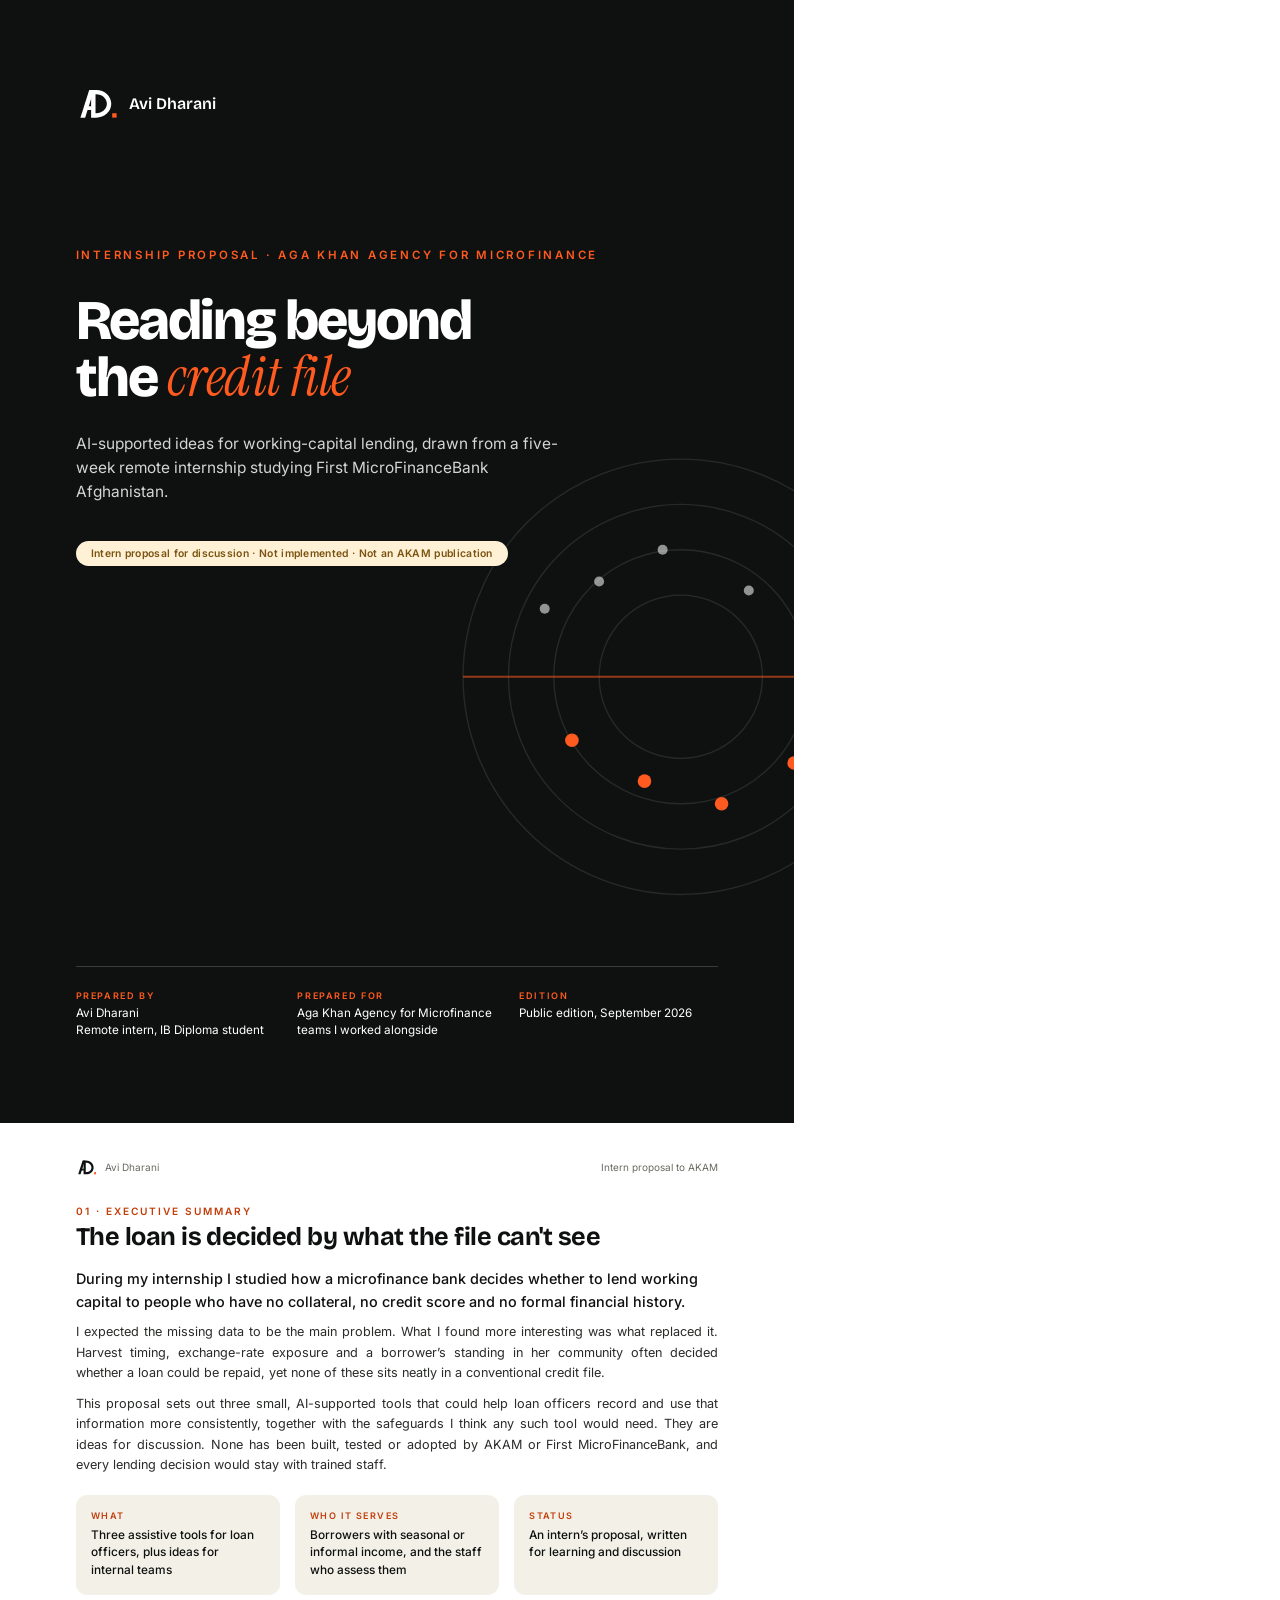
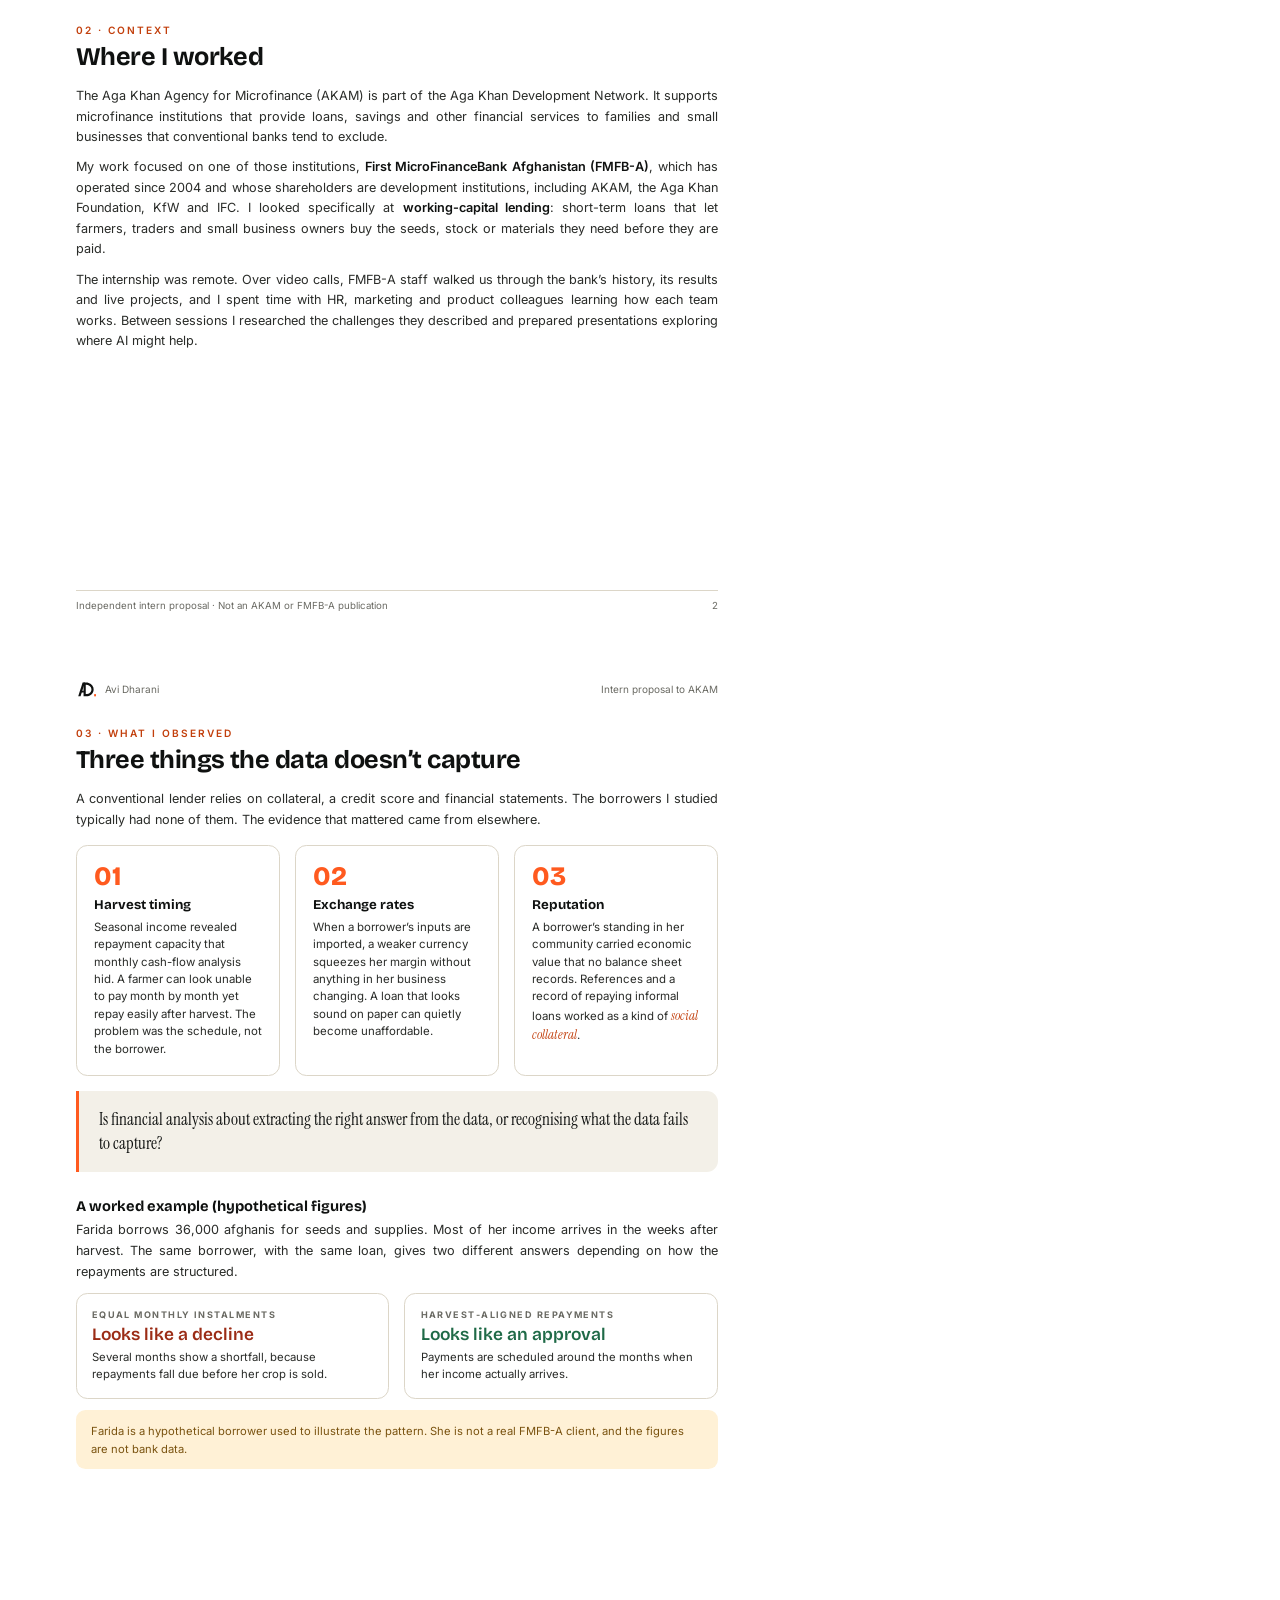
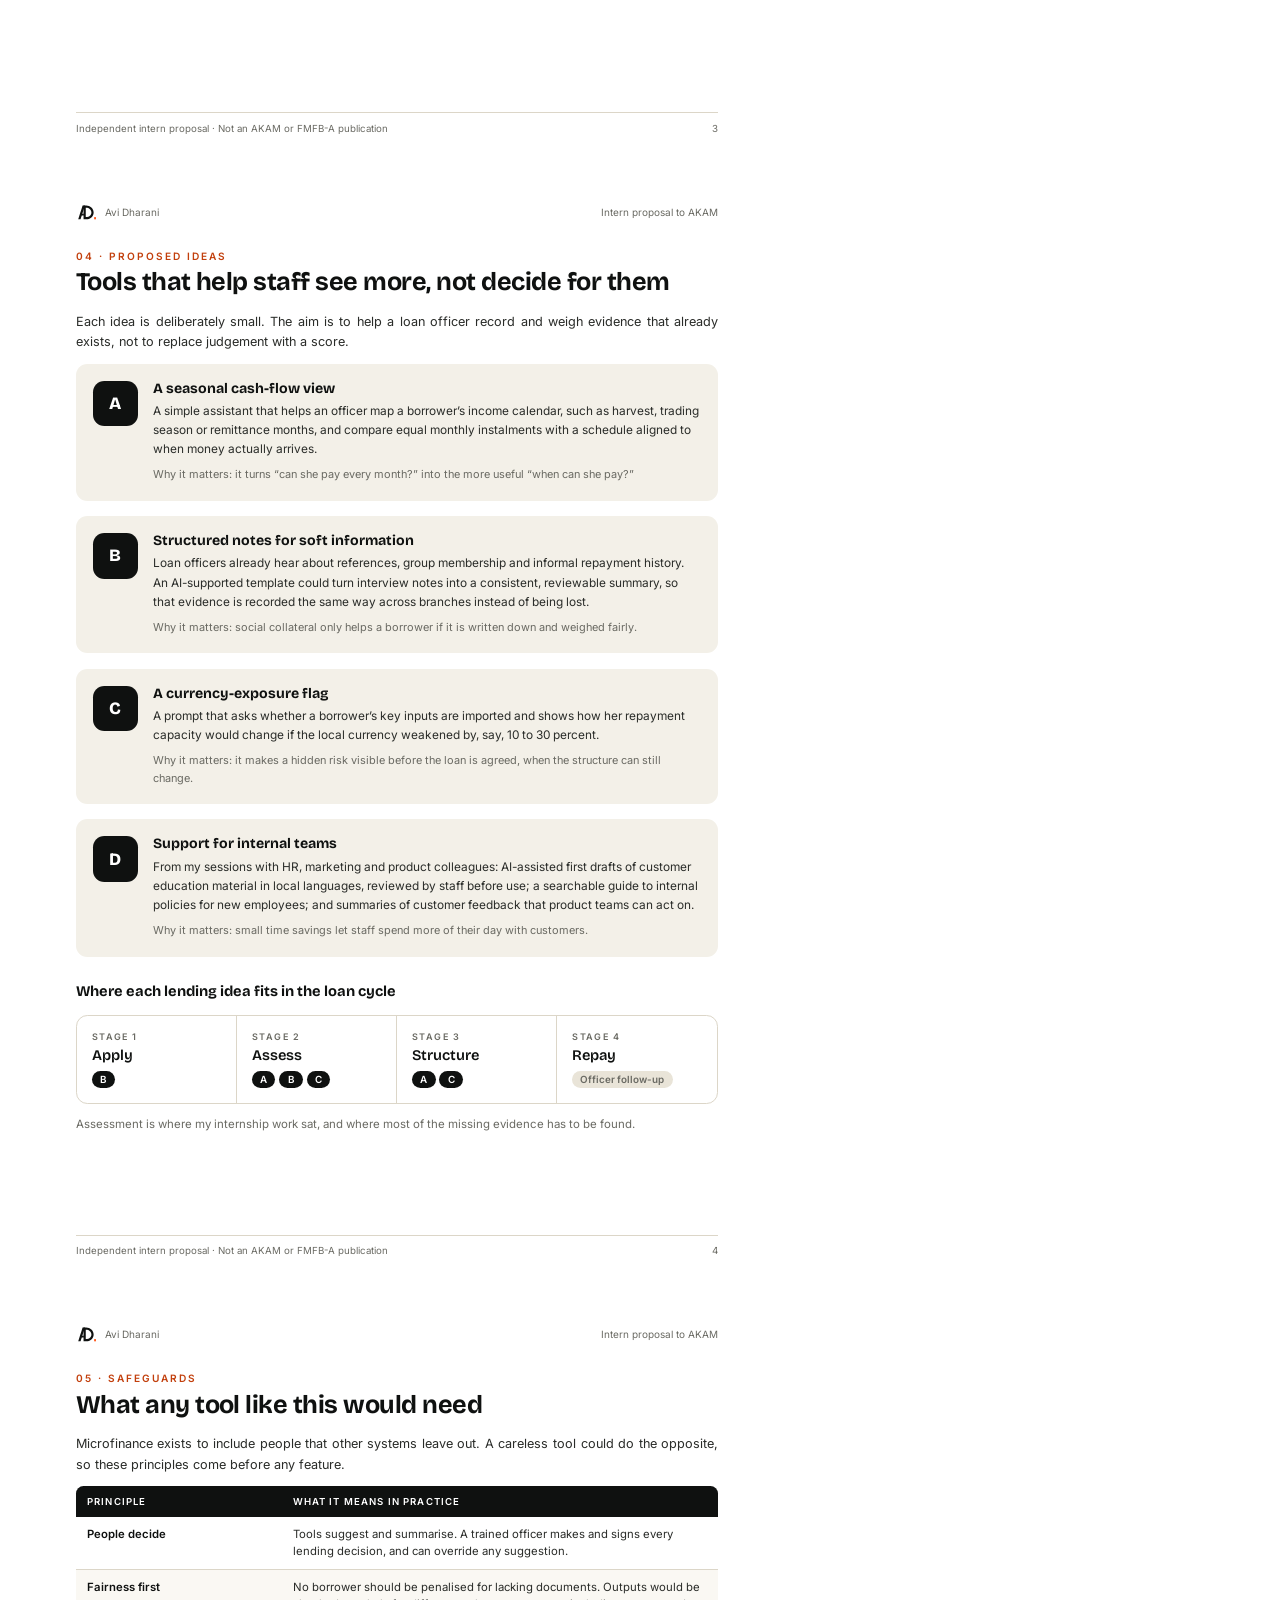
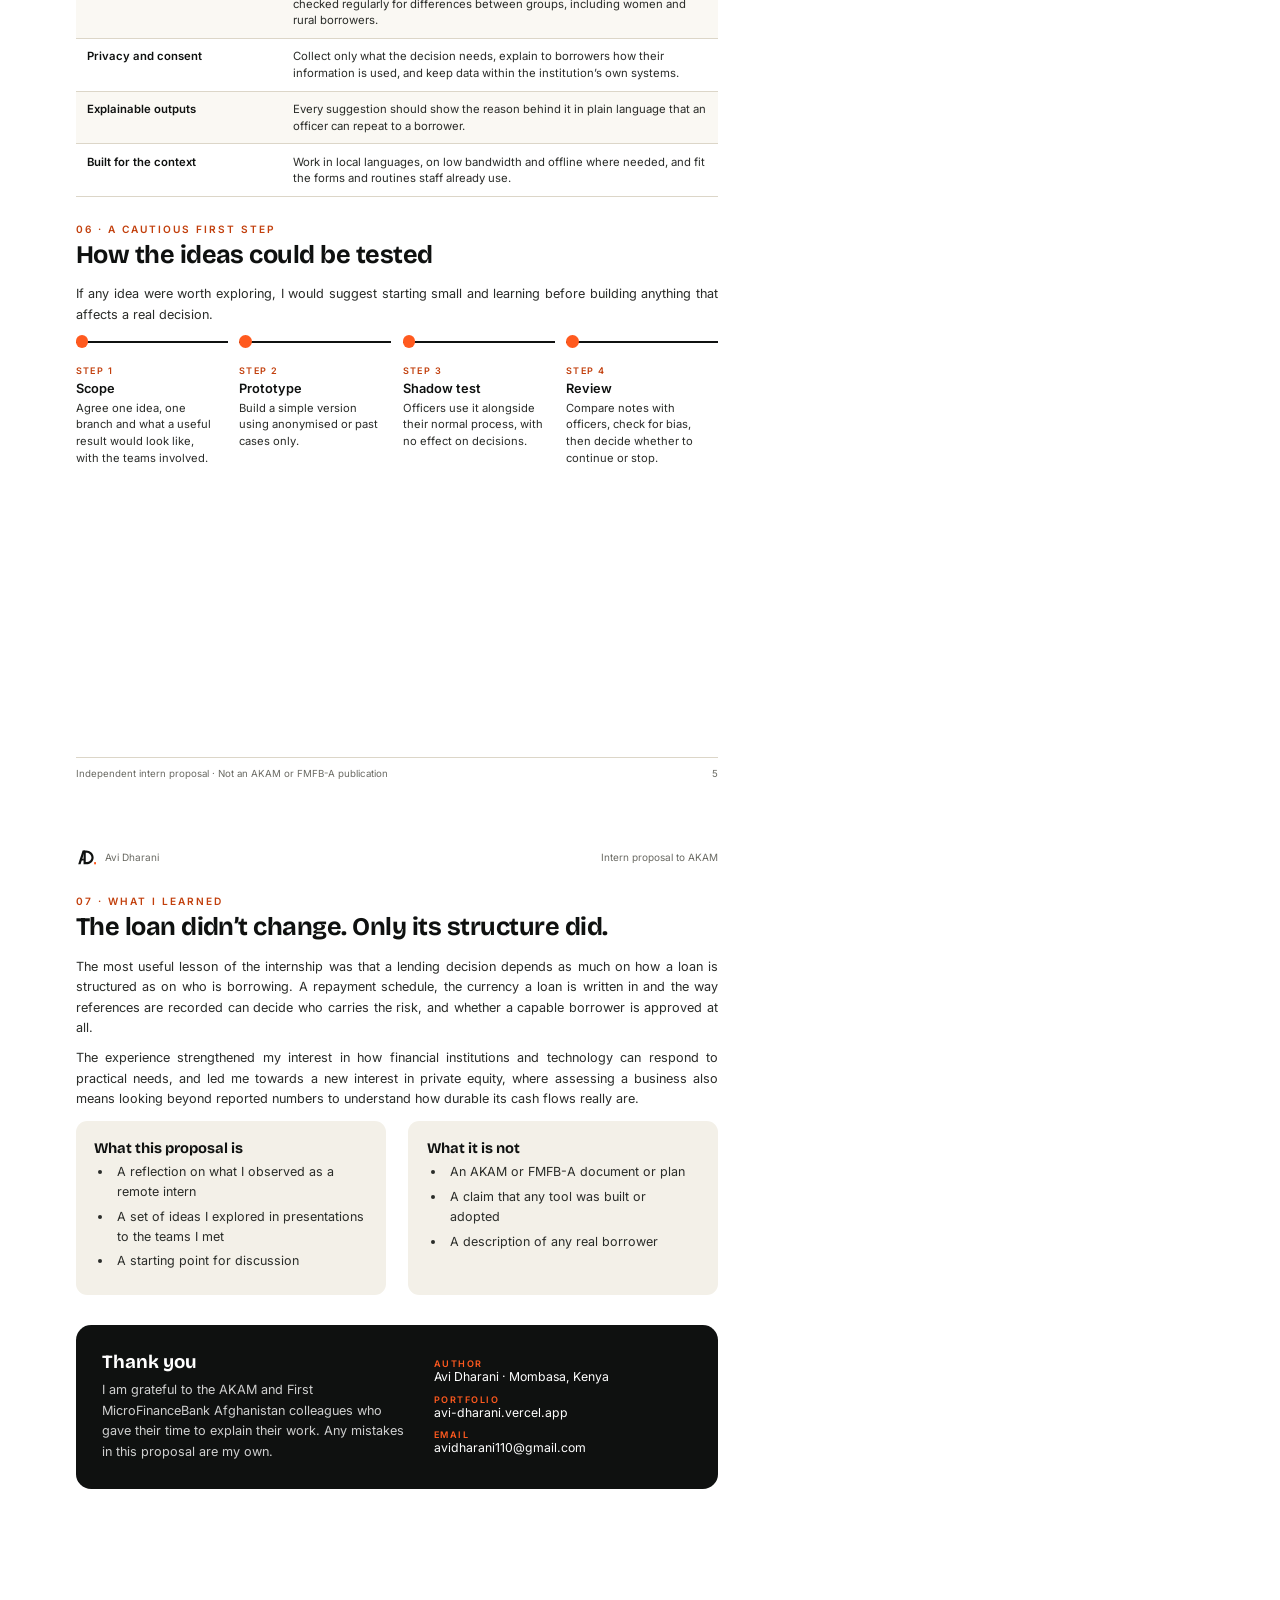
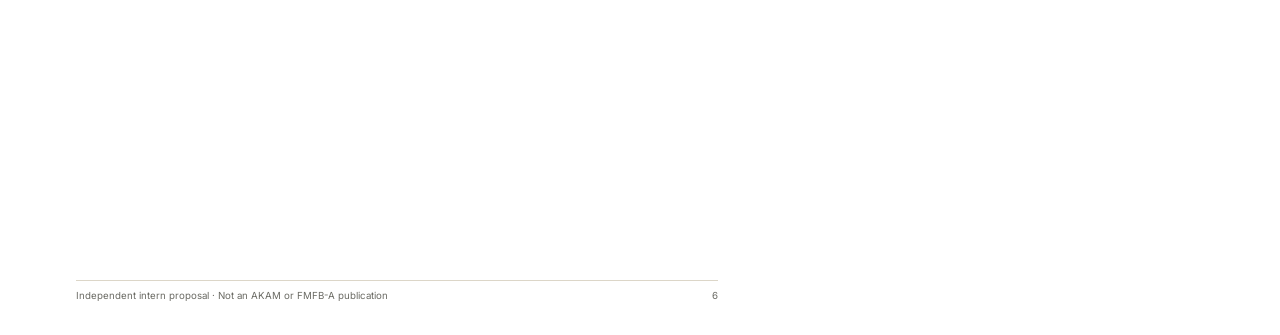
<file: docs-src/akam-proposal/proposal.html>
<!doctype html>
<html lang="en-GB">
<head>
<meta charset="utf-8" />
<title>Reading Beyond the Credit File: An Intern Proposal to AKAM | Avi Dharani</title>
<meta name="author" content="Avi Dharani" />
<link rel="preconnect" href="https://fonts.googleapis.com" />
<link rel="preconnect" href="https://fonts.gstatic.com" crossorigin />
<link href="https://fonts.googleapis.com/css2?family=Bricolage+Grotesque:opsz,wght@12..96,400..800&family=Inter:wght@400;500;600&family=Instrument+Serif:ital@0;1&display=swap" rel="stylesheet" />
<style>
  :root {
    --ink: #0f1110;
    --ink2: #2a2c29;
    --paper: #f3f0e8;
    --paper2: #e9e4d8;
    --ember: #ff5a1f;
    --ember-ink: #c23f0c;
    --muted: #6a6a63;
    --line: #dcd6c8;
    --amber: #fff1d6;
    --amber-ink: #7a5310;
  }
  @page { size: A4; margin: 0; }
  * { box-sizing: border-box; margin: 0; padding: 0; }
  html, body { font-family: Inter, Arial, sans-serif; color: var(--ink2); -webkit-print-color-adjust: exact; print-color-adjust: exact; }

  .page { position: relative; width: 210mm; height: 297mm; padding: 22mm 20mm 22mm; overflow: hidden; background: #fff; page-break-after: always; break-after: page; }
  .page:last-child { page-break-after: auto; break-after: auto; }

  .run-head { position: absolute; top: 9mm; left: 20mm; right: 20mm; display: flex; justify-content: space-between; align-items: center; font-size: 7.5pt; color: var(--muted); }
  .run-head span { display: flex; align-items: center; gap: 2.2mm; }
  .run-head svg { height: 5.5mm; width: 5.5mm; }
  .run-foot { position: absolute; bottom: 9mm; left: 20mm; right: 20mm; display: flex; justify-content: space-between; padding-top: 2.5mm; border-top: 0.3mm solid var(--line); font-size: 7.3pt; color: var(--muted); }

  h1, h2, h3 { font-family: 'Bricolage Grotesque', Inter, sans-serif; color: var(--ink); line-height: 1.12; }
  h2 { font-size: 19pt; font-weight: 700; letter-spacing: -0.02em; margin-bottom: 4mm; }
  h2 .no { display: block; font-family: Inter, sans-serif; font-size: 7.6pt; font-weight: 600; letter-spacing: 0.2em; text-transform: uppercase; color: var(--ember-ink); margin-bottom: 1.6mm; }
  h3 { font-size: 11pt; font-weight: 700; margin: 5mm 0 1.5mm; }
  p { font-size: 9.5pt; line-height: 1.62; text-align: justify; margin-bottom: 2.6mm; }
  .lead { font-size: 10.8pt; line-height: 1.6; color: var(--ink); font-weight: 500; text-align: left; }
  ul { margin: 0 0 3mm 5mm; }
  li { font-size: 9.4pt; line-height: 1.58; margin-bottom: 1.3mm; padding-left: 1mm; }
  strong { font-weight: 600; color: var(--ink); }
  em.s { font-family: 'Instrument Serif', serif; font-style: italic; font-size: 1.12em; color: var(--ember-ink); }
  .section { margin-bottom: 7mm; }

  /* Cover */
  .cover { background: var(--ink); color: #fff; padding: 0; }
  .cover-inner { position: absolute; inset: 0; padding: 22mm 20mm; display: flex; flex-direction: column; }
  .cover-brand { display: flex; align-items: center; gap: 3.2mm; font-family: 'Bricolage Grotesque', sans-serif; font-size: 12pt; font-weight: 600; }
  .cover-brand svg { height: 11mm; width: 11mm; }
  .cover-kicker { margin-top: 32mm; font-size: 8.6pt; font-weight: 600; letter-spacing: 0.24em; text-transform: uppercase; color: var(--ember); }
  .cover h1 { margin-top: 5mm; font-size: 42pt; font-weight: 800; line-height: 1; letter-spacing: -0.035em; color: #fff; max-width: 125mm; }
  .cover h1 em { font-family: 'Instrument Serif', serif; font-weight: 400; font-style: italic; letter-spacing: -0.01em; color: var(--ember); }
  .cover-sub { margin-top: 7mm; max-width: 128mm; font-size: 11.6pt; line-height: 1.55; color: rgba(255,255,255,0.82); text-align: left; }
  .cover-art { position: absolute; right: -30mm; bottom: 58mm; width: 120mm; height: 120mm; }
  .cover-meta { margin-top: auto; display: grid; grid-template-columns: 1fr 1fr 1fr; gap: 6mm; padding-top: 6mm; border-top: 0.3mm solid rgba(255,255,255,0.18); position: relative; z-index: 1; }
  .cover-meta dt { font-size: 6.8pt; font-weight: 600; letter-spacing: 0.18em; text-transform: uppercase; color: var(--ember); }
  .cover-meta dd { margin-top: 1.2mm; font-size: 8.8pt; line-height: 1.45; color: #fff; }
  .cover-status { display: inline-block; margin-top: 7mm; padding: 1.6mm 4mm; border-radius: 10mm; background: var(--amber); color: var(--amber-ink); font-size: 7.8pt; font-weight: 600; letter-spacing: 0.03em; position: relative; z-index: 1; align-self: flex-start; }

  /* Components */
  .glance { display: grid; grid-template-columns: repeat(3, 1fr); gap: 4mm; margin: 5mm 0 8mm; }
  .glance div { padding: 4mm; border-radius: 3mm; background: var(--paper); }
  .glance b { display: block; font-size: 6.8pt; font-weight: 600; letter-spacing: 0.16em; text-transform: uppercase; color: var(--ember-ink); margin-bottom: 1.5mm; }
  .glance span { display: block; font-size: 8.9pt; line-height: 1.5; color: var(--ink); font-weight: 500; }

  .callout { margin: 4mm 0 5mm; padding: 4.5mm 5.5mm; border-left: 1mm solid var(--ember); border-radius: 0 3mm 3mm 0; background: var(--paper); }
  .callout p { margin: 0; color: var(--ink); text-align: left; font-family: 'Instrument Serif', serif; font-size: 13pt; line-height: 1.35; }
  .note { margin-top: 3mm; padding: 3mm 4mm; border-radius: 2.5mm; background: var(--amber); }
  .note p { margin: 0; font-size: 8.4pt; color: var(--amber-ink); text-align: left; }

  .trio { display: grid; grid-template-columns: repeat(3, 1fr); gap: 4mm; margin-top: 4mm; }
  .trio div { padding: 4.5mm; border-radius: 3mm; border: 0.3mm solid var(--line); }
  .trio i { display: block; font-style: normal; font-family: 'Bricolage Grotesque', sans-serif; font-size: 20pt; font-weight: 800; color: var(--ember); line-height: 1; }
  .trio b { display: block; margin-top: 2mm; font-size: 10pt; color: var(--ink); font-family: 'Bricolage Grotesque', sans-serif; }
  .trio span { display: block; margin-top: 1.4mm; font-size: 8.6pt; line-height: 1.52; color: var(--ink2); }

  .ideas { display: grid; gap: 4mm; margin-top: 3mm; }
  .idea { display: grid; grid-template-columns: 12mm 1fr; gap: 4mm; padding: 4.5mm; border-radius: 3mm; background: var(--paper); }
  .idea .k { display: grid; place-items: center; width: 12mm; height: 12mm; border-radius: 3mm; background: var(--ink); color: #fff; font-family: 'Bricolage Grotesque', sans-serif; font-weight: 800; font-size: 13pt; }
  .idea h3 { margin: 0 0 1.4mm; font-size: 10.6pt; }
  .idea p { margin: 0; font-size: 8.9pt; text-align: left; }
  .idea .how { margin-top: 1.8mm; font-size: 8.2pt; color: var(--muted); }

  table { width: 100%; border-collapse: collapse; margin-top: 3mm; }
  th { text-align: left; font-size: 7.2pt; font-weight: 600; letter-spacing: 0.12em; text-transform: uppercase; color: #fff; background: var(--ink); padding: 2.6mm 3mm; }
  th:first-child { border-radius: 2mm 0 0 0; }
  th:last-child { border-radius: 0 2mm 0 0; }
  td { vertical-align: top; font-size: 8.5pt; line-height: 1.48; padding: 2.4mm 3mm; border-bottom: 0.3mm solid var(--line); }
  td:first-child { width: 32%; color: var(--ink); font-weight: 600; }
  tr:nth-child(even) td { background: #faf8f3; }

  .example { display: grid; grid-template-columns: 1fr 1fr; gap: 4mm; margin-top: 3mm; }
  .example div { padding: 4mm; border-radius: 3mm; border: 0.3mm solid var(--line); }
  .example b { display: block; font-size: 6.8pt; letter-spacing: 0.16em; text-transform: uppercase; color: var(--muted); }
  .example strong { display: block; margin-top: 1mm; font-family: 'Bricolage Grotesque', sans-serif; font-size: 13pt; }
  .example .bad strong { color: #9b2c16; }
  .example .good strong { color: #1f6a47; }
  .example span { display: block; margin-top: 1mm; font-size: 8.5pt; line-height: 1.5; }

  .timeline { display: grid; grid-template-columns: repeat(4, 1fr); gap: 3mm; margin-top: 4mm; }
  .timeline div { position: relative; padding: 6mm 3mm 0 0; border-top: 0.6mm solid var(--ink); }
  .timeline div::before { content: ''; position: absolute; top: -2mm; left: 0; width: 3.4mm; height: 3.4mm; border-radius: 50%; background: var(--ember); }
  .timeline b { display: block; font-size: 6.8pt; font-weight: 600; letter-spacing: 0.16em; text-transform: uppercase; color: var(--ember-ink); }
  .timeline strong { display: block; margin-top: 1.2mm; font-size: 9.6pt; }
  .timeline span { display: block; margin-top: 1mm; font-size: 8.4pt; line-height: 1.5; }

  .two { display: grid; grid-template-columns: 1fr 1fr; gap: 6mm; margin-top: 3mm; }
  .panel { padding: 5mm; border-radius: 3mm; background: var(--paper); }
  .panel h3 { margin-top: 0; }
  .panel ul { margin-bottom: 0; }

  .cycle { display: grid; grid-template-columns: repeat(4, 1fr); gap: 0; margin-top: 4mm; border: 0.3mm solid var(--line); border-radius: 3mm; overflow: hidden; }
  .cycle div { padding: 4mm; border-right: 0.3mm solid var(--line); }
  .cycle div:last-child { border-right: 0; }
  .cycle b { display: block; font-size: 6.8pt; font-weight: 600; letter-spacing: 0.16em; text-transform: uppercase; color: var(--muted); }
  .cycle strong { display: block; margin-top: 1mm; font-family: 'Bricolage Grotesque', sans-serif; font-size: 11pt; }
  .cycle span { display: inline-block; margin: 2mm 1mm 0 0; padding: 0.6mm 2.2mm; border-radius: 5mm; background: var(--ink); color: #fff; font-size: 7.4pt; font-weight: 600; }
  .cycle span.o { background: var(--paper2); color: var(--muted); }
  .contact { margin-top: 8mm; padding: 7mm; border-radius: 4mm; background: var(--ink); color: #fff; display: grid; grid-template-columns: 1.2fr 1fr; gap: 6mm; align-items: center; }
  .contact h3 { color: #fff; font-size: 14pt; margin: 0 0 2mm; }
  .contact p { color: rgba(255,255,255,0.8); margin: 0; text-align: left; }
  .contact dl { display: grid; gap: 2.5mm; }
  .contact dt { font-size: 6.8pt; font-weight: 600; letter-spacing: 0.16em; text-transform: uppercase; color: var(--ember); }
  .contact dd { font-size: 9.2pt; color: #fff; }
</style>
</head>
<body>

<!-- Logo mark, reused in headers -->
<svg width="0" height="0" style="position:absolute" aria-hidden="true">
  <symbol id="mark" viewBox="0 0 66 64">
    <path fill="currentColor" d="M21 10H28.5L14.5 54H7Z"/><path fill="currentColor" d="M17 36H25V42H17Z"/>
    <path fill="currentColor" fill-rule="evenodd" d="M24 10H32C45.3 10 56 19.8 56 32S45.3 54 32 54H24ZM31 17V47H32C41.4 47 49 40.3 49 32S41.4 17 32 17Z"/>
    <rect x="57.5" y="47" width="7" height="7" fill="#ff5a1f"/>
  </symbol>
</svg>

<!-- 1 · Cover -->
<section class="page cover">
  <svg class="cover-art" viewBox="0 0 200 200" aria-hidden="true">
    <g fill="none" stroke="rgba(255,255,255,0.10)" stroke-width="0.6">
      <circle cx="100" cy="100" r="96"/><circle cx="100" cy="100" r="76"/><circle cx="100" cy="100" r="56"/><circle cx="100" cy="100" r="36"/>
    </g>
    <path d="M4 100 H196" stroke="rgba(255,90,31,0.55)" stroke-width="0.8"/>
    <g fill="rgba(255,255,255,0.55)"><circle cx="40" cy="70" r="2.2"/><circle cx="64" cy="58" r="2.2"/><circle cx="92" cy="44" r="2.2"/><circle cx="130" cy="62" r="2.2"/></g>
    <g fill="#ff5a1f"><circle cx="52" cy="128" r="3"/><circle cx="84" cy="146" r="3"/><circle cx="118" cy="156" r="3"/><circle cx="150" cy="138" r="3"/><circle cx="170" cy="118" r="3"/></g>
  </svg>
  <div class="cover-inner">
    <div class="cover-brand"><svg style="color:#fff"><use href="#mark"/></svg> Avi Dharani</div>
    <p class="cover-kicker">Internship proposal · Aga Khan Agency for Microfinance</p>
    <h1>Reading beyond the <em>credit file</em></h1>
    <p class="cover-sub">AI-supported ideas for working-capital lending, drawn from a five-week remote internship studying First MicroFinanceBank Afghanistan.</p>
    <span class="cover-status">Intern proposal for discussion · Not implemented · Not an AKAM publication</span>
    <dl class="cover-meta">
      <div><dt>Prepared by</dt><dd>Avi Dharani<br/>Remote intern, IB Diploma student</dd></div>
      <div><dt>Prepared for</dt><dd>Aga Khan Agency for Microfinance teams I worked alongside</dd></div>
      <div><dt>Edition</dt><dd>Public edition, September 2026</dd></div>
    </dl>
  </div>
</section>

<!-- 2 · Summary and context -->
<section class="page">
  <div class="run-head"><span><svg style="color:#0f1110"><use href="#mark"/></svg> Avi Dharani</span><span>Intern proposal to AKAM</span></div>

  <div class="section">
    <h2><span class="no">01 · Executive summary</span>The loan is decided by what the file can't see</h2>
    <p class="lead">During my internship I studied how a microfinance bank decides whether to lend working capital to people who have no collateral, no credit score and no formal financial history.</p>
    <p>I expected the missing data to be the main problem. What I found more interesting was what replaced it. Harvest timing, exchange-rate exposure and a borrower’s standing in her community often decided whether a loan could be repaid, yet none of these sits neatly in a conventional credit file.</p>
    <p>This proposal sets out three small, AI-supported tools that could help loan officers record and use that information more consistently, together with the safeguards I think any such tool would need. They are ideas for discussion. None has been built, tested or adopted by AKAM or First MicroFinanceBank, and every lending decision would stay with trained staff.</p>
    <div class="glance">
      <div><b>What</b><span>Three assistive tools for loan officers, plus ideas for internal teams</span></div>
      <div><b>Who it serves</b><span>Borrowers with seasonal or informal income, and the staff who assess them</span></div>
      <div><b>Status</b><span>An intern’s proposal, written for learning and discussion</span></div>
    </div>
  </div>

  <div class="section">
    <h2><span class="no">02 · Context</span>Where I worked</h2>
    <p>The Aga Khan Agency for Microfinance (AKAM) is part of the Aga Khan Development Network. It supports microfinance institutions that provide loans, savings and other financial services to families and small businesses that conventional banks tend to exclude.</p>
    <p>My work focused on one of those institutions, <strong>First MicroFinanceBank Afghanistan (FMFB-A)</strong>, which has operated since 2004 and whose shareholders are development institutions, including AKAM, the Aga Khan Foundation, KfW and IFC. I looked specifically at <strong>working-capital lending</strong>: short-term loans that let farmers, traders and small business owners buy the seeds, stock or materials they need before they are paid.</p>
    <p>The internship was remote. Over video calls, FMFB-A staff walked us through the bank’s history, its results and live projects, and I spent time with HR, marketing and product colleagues learning how each team works. Between sessions I researched the challenges they described and prepared presentations exploring where AI might help.</p>
  </div>

  <div class="run-foot"><span>Independent intern proposal · Not an AKAM or FMFB-A publication</span><span>2</span></div>
</section>

<!-- 3 · Findings -->
<section class="page">
  <div class="run-head"><span><svg style="color:#0f1110"><use href="#mark"/></svg> Avi Dharani</span><span>Intern proposal to AKAM</span></div>

  <div class="section">
    <h2><span class="no">03 · What I observed</span>Three things the data doesn’t capture</h2>
    <p>A conventional lender relies on collateral, a credit score and financial statements. The borrowers I studied typically had none of them. The evidence that mattered came from elsewhere.</p>
    <div class="trio">
      <div><i>01</i><b>Harvest timing</b><span>Seasonal income revealed repayment capacity that monthly cash-flow analysis hid. A farmer can look unable to pay month by month yet repay easily after harvest. The problem was the schedule, not the borrower.</span></div>
      <div><i>02</i><b>Exchange rates</b><span>When a borrower’s inputs are imported, a weaker currency squeezes her margin without anything in her business changing. A loan that looks sound on paper can quietly become unaffordable.</span></div>
      <div><i>03</i><b>Reputation</b><span>A borrower’s standing in her community carried economic value that no balance sheet records. References and a record of repaying informal loans worked as a kind of <em class="s">social collateral</em>.</span></div>
    </div>
    <div class="callout"><p>Is financial analysis about extracting the right answer from the data, or recognising what the data fails to capture?</p></div>
  </div>

  <div class="section">
    <h3>A worked example (hypothetical figures)</h3>
    <p>Farida borrows 36,000 afghanis for seeds and supplies. Most of her income arrives in the weeks after harvest. The same borrower, with the same loan, gives two different answers depending on how the repayments are structured.</p>
    <div class="example">
      <div class="bad"><b>Equal monthly instalments</b><strong>Looks like a decline</strong><span>Several months show a shortfall, because repayments fall due before her crop is sold.</span></div>
      <div class="good"><b>Harvest-aligned repayments</b><strong>Looks like an approval</strong><span>Payments are scheduled around the months when her income actually arrives.</span></div>
    </div>
    <div class="note"><p>Farida is a hypothetical borrower used to illustrate the pattern. She is not a real FMFB-A client, and the figures are not bank data.</p></div>
  </div>

  <div class="run-foot"><span>Independent intern proposal · Not an AKAM or FMFB-A publication</span><span>3</span></div>
</section>

<!-- 4 · Ideas -->
<section class="page">
  <div class="run-head"><span><svg style="color:#0f1110"><use href="#mark"/></svg> Avi Dharani</span><span>Intern proposal to AKAM</span></div>

  <div class="section">
    <h2><span class="no">04 · Proposed ideas</span>Tools that help staff see more, not decide for them</h2>
    <p>Each idea is deliberately small. The aim is to help a loan officer record and weigh evidence that already exists, not to replace judgement with a score.</p>
    <div class="ideas">
      <div class="idea"><span class="k">A</span><div><h3>A seasonal cash-flow view</h3><p>A simple assistant that helps an officer map a borrower’s income calendar, such as harvest, trading season or remittance months, and compare equal monthly instalments with a schedule aligned to when money actually arrives.</p><p class="how">Why it matters: it turns “can she pay every month?” into the more useful “when can she pay?”</p></div></div>
      <div class="idea"><span class="k">B</span><div><h3>Structured notes for soft information</h3><p>Loan officers already hear about references, group membership and informal repayment history. An AI-supported template could turn interview notes into a consistent, reviewable summary, so that evidence is recorded the same way across branches instead of being lost.</p><p class="how">Why it matters: social collateral only helps a borrower if it is written down and weighed fairly.</p></div></div>
      <div class="idea"><span class="k">C</span><div><h3>A currency-exposure flag</h3><p>A prompt that asks whether a borrower’s key inputs are imported and shows how her repayment capacity would change if the local currency weakened by, say, 10 to 30 percent.</p><p class="how">Why it matters: it makes a hidden risk visible before the loan is agreed, when the structure can still change.</p></div></div>
      <div class="idea"><span class="k">D</span><div><h3>Support for internal teams</h3><p>From my sessions with HR, marketing and product colleagues: AI-assisted first drafts of customer education material in local languages, reviewed by staff before use; a searchable guide to internal policies for new employees; and summaries of customer feedback that product teams can act on.</p><p class="how">Why it matters: small time savings let staff spend more of their day with customers.</p></div></div>
    </div>
  </div>

  <div class="section">
    <h3>Where each lending idea fits in the loan cycle</h3>
    <div class="cycle">
      <div><b>Stage 1</b><strong>Apply</strong><span>B</span></div>
      <div><b>Stage 2</b><strong>Assess</strong><span>A</span><span>B</span><span>C</span></div>
      <div><b>Stage 3</b><strong>Structure</strong><span>A</span><span>C</span></div>
      <div><b>Stage 4</b><strong>Repay</strong><span class="o">Officer follow-up</span></div>
    </div>
    <p style="margin-top:3mm;font-size:8.6pt;color:var(--muted)">Assessment is where my internship work sat, and where most of the missing evidence has to be found.</p>
  </div>

  <div class="run-foot"><span>Independent intern proposal · Not an AKAM or FMFB-A publication</span><span>4</span></div>
</section>

<!-- 5 · Safeguards and pilot -->
<section class="page">
  <div class="run-head"><span><svg style="color:#0f1110"><use href="#mark"/></svg> Avi Dharani</span><span>Intern proposal to AKAM</span></div>

  <div class="section">
    <h2><span class="no">05 · Safeguards</span>What any tool like this would need</h2>
    <p>Microfinance exists to include people that other systems leave out. A careless tool could do the opposite, so these principles come before any feature.</p>
    <table>
      <thead><tr><th>Principle</th><th>What it means in practice</th></tr></thead>
      <tbody>
        <tr><td>People decide</td><td>Tools suggest and summarise. A trained officer makes and signs every lending decision, and can override any suggestion.</td></tr>
        <tr><td>Fairness first</td><td>No borrower should be penalised for lacking documents. Outputs would be checked regularly for differences between groups, including women and rural borrowers.</td></tr>
        <tr><td>Privacy and consent</td><td>Collect only what the decision needs, explain to borrowers how their information is used, and keep data within the institution’s own systems.</td></tr>
        <tr><td>Explainable outputs</td><td>Every suggestion should show the reason behind it in plain language that an officer can repeat to a borrower.</td></tr>
        <tr><td>Built for the context</td><td>Work in local languages, on low bandwidth and offline where needed, and fit the forms and routines staff already use.</td></tr>
      </tbody>
    </table>
  </div>

  <div class="section">
    <h2><span class="no">06 · A cautious first step</span>How the ideas could be tested</h2>
    <p>If any idea were worth exploring, I would suggest starting small and learning before building anything that affects a real decision.</p>
    <div class="timeline">
      <div><b>Step 1</b><strong>Scope</strong><span>Agree one idea, one branch and what a useful result would look like, with the teams involved.</span></div>
      <div><b>Step 2</b><strong>Prototype</strong><span>Build a simple version using anonymised or past cases only.</span></div>
      <div><b>Step 3</b><strong>Shadow test</strong><span>Officers use it alongside their normal process, with no effect on decisions.</span></div>
      <div><b>Step 4</b><strong>Review</strong><span>Compare notes with officers, check for bias, then decide whether to continue or stop.</span></div>
    </div>
  </div>

  <div class="run-foot"><span>Independent intern proposal · Not an AKAM or FMFB-A publication</span><span>5</span></div>
</section>

<!-- 6 · Reflection and author -->
<section class="page">
  <div class="run-head"><span><svg style="color:#0f1110"><use href="#mark"/></svg> Avi Dharani</span><span>Intern proposal to AKAM</span></div>

  <div class="section">
    <h2><span class="no">07 · What I learned</span>The loan didn’t change. Only its structure did.</h2>
    <p>The most useful lesson of the internship was that a lending decision depends as much on how a loan is structured as on who is borrowing. A repayment schedule, the currency a loan is written in and the way references are recorded can decide who carries the risk, and whether a capable borrower is approved at all.</p>
    <p>The experience strengthened my interest in how financial institutions and technology can respond to practical needs, and led me towards a new interest in private equity, where assessing a business also means looking beyond reported numbers to understand how durable its cash flows really are.</p>
    <div class="two">
      <div class="panel"><h3>What this proposal is</h3><ul><li>A reflection on what I observed as a remote intern</li><li>A set of ideas I explored in presentations to the teams I met</li><li>A starting point for discussion</li></ul></div>
      <div class="panel"><h3>What it is not</h3><ul><li>An AKAM or FMFB-A document or plan</li><li>A claim that any tool was built or adopted</li><li>A description of any real borrower</li></ul></div>
    </div>
  </div>

  <div class="contact">
    <div><h3>Thank you</h3><p>I am grateful to the AKAM and First MicroFinanceBank Afghanistan colleagues who gave their time to explain their work. Any mistakes in this proposal are my own.</p></div>
    <dl>
      <div><dt>Author</dt><dd>Avi Dharani · Mombasa, Kenya</dd></div>
      <div><dt>Portfolio</dt><dd>avi-dharani.vercel.app</dd></div>
      <div><dt>Email</dt><dd>avidharani110@gmail.com</dd></div>
    </dl>
  </div>

  <div class="run-foot"><span>Independent intern proposal · Not an AKAM or FMFB-A publication</span><span>6</span></div>
</section>

</body>
</html>
</file>
